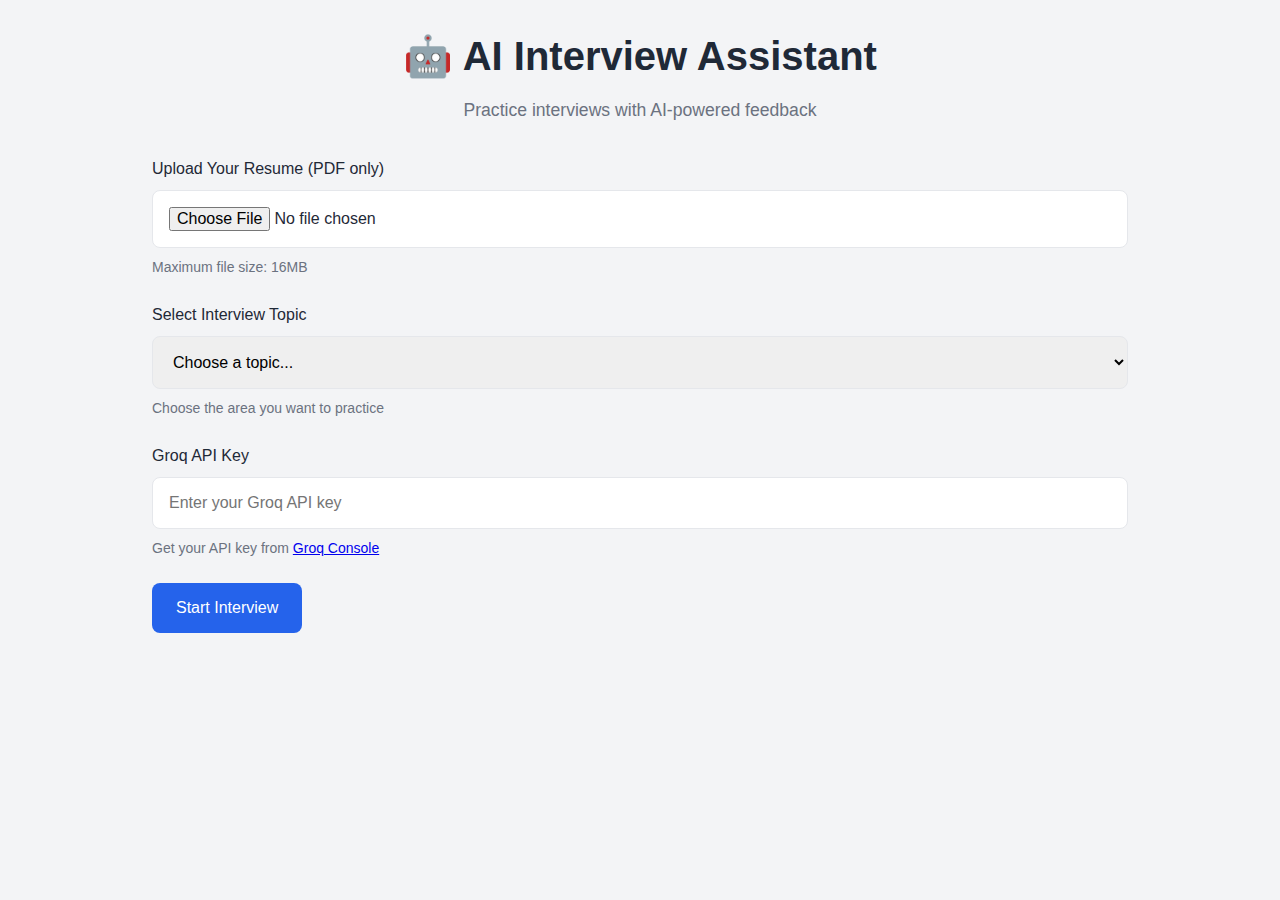
<file: templates/index.html>
<!DOCTYPE html>
<html lang="en">
<head>
  <meta charset="UTF-8">
  <meta name="viewport" content="width=device-width, initial-scale=1.0">
  <title>AI Interview Assistant</title>
  <link rel="stylesheet" href="/static/style.css">
</head>
<body>
  <!-- Main container -->
  <div class="container">
    <!-- Header section -->
    <header>
      <h1>🤖 AI Interview Assistant</h1>
      <p>Practice interviews with AI-powered feedback</p>
    </header>

    <!-- Interview setup form -->
    <form action="/start" method="post" enctype="multipart/form-data" class="setup-form">
      <!-- Resume upload section -->
      <div class="form-group">
        <label for="resume">Upload Your Resume (PDF only)</label>
        <input 
          type="file" 
          id="resume" 
          name="resume" 
          accept=".pdf"
          required 
          aria-required="true"
          aria-describedby="resume-help"
        >
        <small id="resume-help">Maximum file size: 16MB</small>
      </div>

      <!-- Interview topic selection -->
      <div class="form-group">
        <label for="topic">Select Interview Topic</label>
        <select 
          id="topic" 
          name="topic" 
          required 
          aria-required="true"
          aria-describedby="topic-help"
        >
          <option value="">Choose a topic...</option>
          <option value="dsa">Data Structures & Algorithms</option>
          <option value="dbms">Database Management</option>
          <option value="oop">Object-Oriented Programming</option>
          <option value="system_design">System Design</option>
          <option value="web_dev">Web Development</option>
          <option value="ml">Machine Learning</option>
        </select>
        <small id="topic-help">Choose the area you want to practice</small>
      </div>

      <!-- Groq API key input -->
      <div class="form-group">
        <label for="groq-api">Groq API Key</label>
        <input 
          type="password" 
          id="groq-api" 
          name="groq_api" 
          required 
          aria-required="true"
          aria-describedby="api-help"
          placeholder="Enter your Groq API key"
        >
        <small id="api-help">
          Get your API key from <a href="https://console.groq.com/home" target="_blank" rel="noopener">Groq Console</a>
        </small>
      </div>

      <!-- Form submission -->
      <button type="submit" class="primary-btn">Start Interview</button>
    </form>
  </div>

  <script>
    // ===== Form Validation =====

    /**
     * Validate file input for PDF type and size
     * @param {HTMLInputElement} fileInput - The file input element
     * @returns {boolean} - Whether the file is valid
     */
    function validateFile(fileInput) {
      const file = fileInput.files[0];
      
      // Check if file is selected
      if (!file) {
        alert("Please select a resume file.");
        return false;
      }

      // Validate file type
      if (!file.type.match('application/pdf')) {
        alert("Please upload a PDF file only.");
        fileInput.value = '';
        return false;
      }

      // Validate file size (16MB max)
      const maxSize = 16 * 1024 * 1024; // 16MB in bytes
      if (file.size > maxSize) {
        alert("File size must be less than 16MB.");
        fileInput.value = '';
        return false;
      }

      return true;
    }

    /**
     * Validate API key format
     * @param {string} key - The API key to validate
     * @returns {boolean} - Whether the key format is valid
     */
    function validateApiKey(key) {
      // Basic format validation
      if (!key || key.length < 20) {
        alert("Please enter a valid Groq API key.");
        return false;
      }
      return true;
    }

    // ===== Event Listeners =====

    // File input validation
    document.getElementById('resume').addEventListener('change', function() {
      validateFile(this);
    });

    // Form submission validation
    document.querySelector('form').addEventListener('submit', function(e) {
      const fileInput = document.getElementById('resume');
      const apiKey = document.getElementById('groq-api').value;
      const topic = document.getElementById('topic').value;

      // Validate all required fields
      if (!validateFile(fileInput) || !validateApiKey(apiKey) || !topic) {
        e.preventDefault();
        return false;
      }
    });

    // Topic selection validation
    document.getElementById('topic').addEventListener('change', function() {
      if (!this.value) {
        this.setCustomValidity('Please select an interview topic');
      } else {
        this.setCustomValidity('');
      }
    });
  </script>
</body>
</html>
</file>
<file: static/style.css>
/* ===== CSS Variables ===== */
:root {
  /* Color scheme */
  --primary-color: #2563eb;
  --primary-hover: #1d4ed8;
  --danger: #dc2626;
  --success: #16a34a;
  --text-color: #1f2937;
  --text-light: #6b7280;
  --bg-color: #ffffff;
  --bg-secondary: #f3f4f6;
  --border-color: #e5e7eb;

  /* Spacing and sizing */
  --container-width: 1024px;
  --spacing-xs: 0.5rem;
  --spacing-sm: 1rem;
  --spacing-md: 1.5rem;
  --spacing-lg: 2rem;

  /* Border radius */
  --border-radius: 8px;
  --border-radius-lg: 12px;

  /* Transitions */
  --transition-speed: 0.2s;
}

/* ===== Reset and Base Styles ===== */
* {
  margin: 0;
  padding: 0;
  box-sizing: border-box;
}

body {
  font-family: -apple-system, BlinkMacSystemFont, "Segoe UI", Roboto, sans-serif;
  line-height: 1.6;
  color: var(--text-color);
  background-color: var(--bg-secondary);
}

/* ===== Layout Components ===== */
.container {
  max-width: var(--container-width);
  margin: 0 auto;
  padding: var(--spacing-md);
}

/* Header styles */
header {
  text-align: center;
  margin-bottom: var(--spacing-lg);
}

header h1 {
  font-size: 2.5rem;
  margin-bottom: var(--spacing-xs);
}

header p {
  color: var(--text-light);
  font-size: 1.1rem;
}

/* ===== Form Elements ===== */
.form-group {
  margin-bottom: var(--spacing-md);
}

label {
  display: block;
  margin-bottom: var(--spacing-xs);
  font-weight: 500;
}

input[type="text"],
input[type="password"],
input[type="file"],
select {
  width: 100%;
  padding: var(--spacing-sm);
  border: 1px solid var(--border-color);
  border-radius: var(--border-radius);
  font-size: 1rem;
  transition: border-color var(--transition-speed);
}

input[type="text"]:focus,
input[type="password"]:focus,
select:focus {
  outline: none;
  border-color: var(--primary-color);
}

/* File input styling */
input[type="file"] {
  padding: var(--spacing-sm);
  background-color: var(--bg-color);
  cursor: pointer;
}

/* Help text styling */
small {
  display: block;
  margin-top: var(--spacing-xs);
  color: var(--text-light);
  font-size: 0.875rem;
}

/* ===== Button Styles ===== */
button,
.primary-btn,
.secondary-btn {
  display: inline-flex;
  align-items: center;
  justify-content: center;
  padding: var(--spacing-sm) var(--spacing-md);
  border: none;
  border-radius: var(--border-radius);
  font-size: 1rem;
  font-weight: 500;
  cursor: pointer;
  transition: all var(--transition-speed);
}

/* Primary button */
.primary-btn {
  background-color: var(--primary-color);
  color: white;
}

.primary-btn:hover {
  background-color: var(--primary-hover);
}

/* Secondary button */
.secondary-btn {
  background-color: var(--bg-color);
  color: var(--text-color);
  border: 1px solid var(--border-color);
}

.secondary-btn:hover {
  background-color: var(--bg-secondary);
}

/* Danger button */
button.danger {
  background-color: var(--danger);
  color: white;
}

button.danger:hover {
  opacity: 0.9;
}

/* Disabled button state */
button:disabled,
.primary-btn:disabled,
.secondary-btn:disabled {
  opacity: 0.7;
  cursor: not-allowed;
}

/* Loading button state */
button.loading {
  position: relative;
  color: transparent;
}

button.loading::after {
  content: "";
  position: absolute;
  width: 1rem;
  height: 1rem;
  border: 2px solid white;
  border-radius: 50%;
  border-top-color: transparent;
  animation: spin 1s linear infinite;
}

/* ===== Chat Interface ===== */
.chat-box {
  background-color: var(--bg-color);
  border: 1px solid var(--border-color);
  border-radius: var(--border-radius-lg);
  height: 400px;
  overflow-y: auto;
  padding: var(--spacing-md);
  margin-bottom: var(--spacing-md);
}

/* Chat message styling */
.chat-message {
  margin-bottom: var(--spacing-sm);
  padding: var(--spacing-sm);
  border-radius: var(--border-radius);
}

.chat-message.ai {
  background-color: var(--bg-secondary);
}

.chat-message.user {
  background-color: var(--primary-color);
  color: white;
}

.chat-message.system {
  background-color: var(--danger);
  color: white;
}

/* ===== Timer Display ===== */
.timer {
  text-align: center;
  font-size: 1.25rem;
  font-weight: 500;
  margin-bottom: var(--spacing-md);
}

/* ===== Error Messages ===== */
.error {
  background-color: var(--danger);
  color: white;
  padding: var(--spacing-sm);
  border-radius: var(--border-radius);
  margin-bottom: var(--spacing-md);
}

/* ===== Score Display ===== */
.score-box {
  margin-top: var(--spacing-md);
  background-color: var(--bg-color);
  border-radius: var(--border-radius);
  padding: var(--spacing-md);
}

.score-item {
  display: flex;
  align-items: center;
  gap: var(--spacing-sm);
  padding: var(--spacing-sm) 0;
  border-bottom: 1px solid var(--border-color);
}

.score-item:last-child {
  border-bottom: none;
}

/* ===== Animations ===== */
@keyframes spin {
  to {
    transform: rotate(360deg);
  }
}

/* ===== Responsive Design ===== */
@media (max-width: 768px) {
  .container {
    padding: var(--spacing-sm);
  }

  header h1 {
    font-size: 2rem;
  }

  .chat-box {
    height: 300px;
  }

  .button-group {
    flex-direction: column;
  }

  button,
  .primary-btn,
  .secondary-btn {
    width: 100%;
  }
}
</file>
